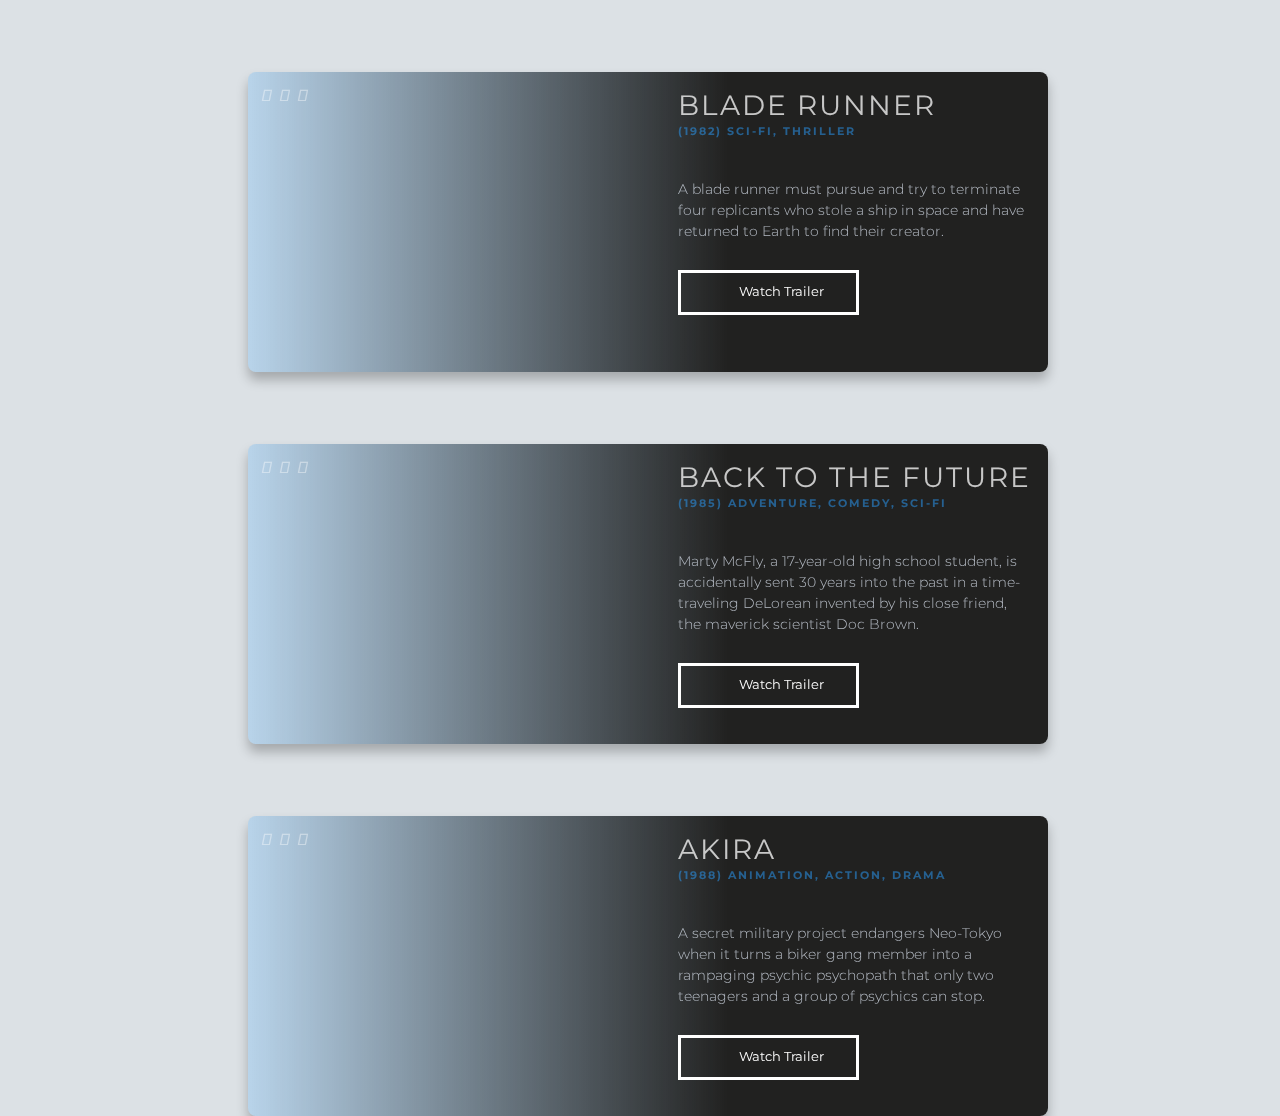
<file: card.html>
<!DOCTYPE html>
<html lang="en">
<head>
    <meta charset="UTF-8">
    <meta name="viewport" content="width=device-width, initial-scale=1.0">
    <title>Document</title>
    <link rel="stylesheet" href="card.css">
</head>
<body>
    <div id="movie-card-list">
        <div class="movie-card" data-movie="Blade Runner">
          <div class="movie-card__overlay"></div>
          <div class="movie-card__share">
            <button class="movie-card__icon"><i class="material-icons">&#xe87d</i></button>
            <button class="movie-card__icon"><i class="material-icons">&#xe253</i></button>
            <button class="movie-card__icon"><i class="material-icons">&#xe80d</i></button>
          </div>
          <div class="movie-card__content">
            <div class="movie-card__header">
              <h1 class="movie-card__title">Blade Runner</h1>
              <h4 class="movie-card__info">(1982) Sci-Fi, Thriller</h4>
            </div>
            <p class="movie-card__desc">A blade runner must pursue and try to terminate four replicants who stole a ship in space and have returned to Earth to find their creator.</p>
            <button class="btn btn-outline movie-card__button" type="button">Watch Trailer</button>
          </div>
        </div>
        <div class="movie-card" data-movie="Back to the Future">
          <div class="movie-card__overlay"></div>
          <div class="movie-card__share">
            <button class="movie-card__icon"><i class="material-icons">&#xe87d</i></button>
            <button class="movie-card__icon"><i class="material-icons">&#xe253</i></button>
            <button class="movie-card__icon"><i class="material-icons">&#xe80d</i></button>
          </div>
          <div class="movie-card__content">
            <div class="movie-card__header">
              <h1 class="movie-card__title">Back to the Future</h1>
              <h4 class="movie-card__info">(1985) Adventure, Comedy, Sci-Fi</h4>
            </div>
            <p class="movie-card__desc">Marty McFly, a 17-year-old high school student, is accidentally sent 30 years into the past in a time-traveling DeLorean invented by his close friend, the maverick scientist Doc Brown.</p>
            <button class="btn btn-outline movie-card__button" type="button">Watch Trailer</button>
          </div>
        </div>
        <div class="movie-card" data-movie="Akira">
          <div class="movie-card__overlay"></div>
          <div class="movie-card__share">
            <button class="movie-card__icon"><i class="material-icons">&#xe87d</i></button>
            <button class="movie-card__icon"><i class="material-icons">&#xe253</i></button>
            <button class="movie-card__icon"><i class="material-icons">&#xe80d</i></button>
          </div>
          <div class="movie-card__content">
            <div class="movie-card__header">
              <h1 class="movie-card__title">Akira</h1>
              <h4 class="movie-card__info">(1988) Animation, Action, Drama</h4>
            </div>
            <p class="movie-card__desc">A secret military project endangers Neo-Tokyo when it turns a biker gang member into a rampaging psychic psychopath that only two teenagers and a group of psychics can stop.</p>
            <button class="btn btn-outline movie-card__button" type="button">Watch Trailer</button>
          </div>
        </div>
      </div>
</body>
</html>
</file>
<file: card.css>
@import url("https://fonts.googleapis.com/css?family=Montserrat:300,400,700,800");
html {
  box-sizing: border-box;
}

*, *::before, *::after {
  box-sizing: inherit;
}

html, body {
  width: 100%;
  height: 100%;
}

body {
  background-color: #dce1e5;
  font-family: "Montserrat", helvetica, arial, sans-serif;
  font-size: 14px;
  color: #cfd6e1;
  line-height: 1.5;
  font-weight: 400;
  overflow-x: hidden;
}

* {
  -webkit-transition: .4s;
  transition: .4s;
}

a {
  text-decoration: none;
}

button {
  font-family: inherit;
  border: 0;
  cursor: pointer;
}
button:focus {
  outline: 0;
}

.movie-card {
  background-size: contain;
  background-repeat: no-repeat;
  width: 100%;
  max-width: 800px;
  height: 100%;
  min-height: 300px;
  display: block;
  margin: 8vh auto;
  border-radius: 8px;
  box-shadow: 0px 8px 12px 0px rgba(0, 0, 0, 0.25);
  position: relative;
}
@media screen and (max-width: 800px) {
  .movie-card {
    width: 95%;
    max-width: 95%;
  }
}
@media screen and (max-width: 600px) {
  .movie-card {
    background-position: 50% 0%;
    background-size: cover;
    height: 400px;
  }
}
.movie-card[data-movie="Blade Runner"] {
  background-image: url(http://digitalspyuk.cdnds.net/15/47/1600x800/landscape-1447754794-harrison-ford-blade-runner.jpg);
}
.movie-card[data-movie="Back to the Future"] {
  background-image: url("http://www.blastr.com/sites/blastr/files/back-to-the-future-part-ii-original.jpg");
}
.movie-card[data-movie="Akira"] {
  background-image: url("https://static1.squarespace.com/static/51b3dc8ee4b051b96ceb10de/t/58d86b3db3db2b57ce8f2986/1490578241899/?format=2500w");
}
.movie-card__overlay {
  width: 100%;
  height: 100%;
  border-radius: 8px;
  background: -webkit-gradient(linear, left top, right top, from(rgba(42, 159, 255, 0.2)), color-stop(60%, #212120), to(#212120));
  background: linear-gradient(to right, rgba(42, 159, 255, 0.2) 0%, #212120 60%, #212120 100%);
  background-blend-mode: multiply;
  position: absolute;
  top: 0;
  bottom: 0;
  right: 0;
  left: 0;
}
@media screen and (max-width: 600px) {
  .movie-card__overlay {
    background: -webkit-gradient(linear, left top, left bottom, from(rgba(42, 159, 255, 0.2)), color-stop(60%, #212120), to(#212120));
    background: linear-gradient(to bottom, rgba(42, 159, 255, 0.2) 0%, #212120 60%, #212120 100%);
  }
}
.movie-card__share {
  padding: 1em;
  display: inline-block;
  width: 100%;
  max-width: 130px;
}
@media screen and (max-width: 600px) {
  .movie-card__share {
    display: block;
    width: 100%;
  }
}
.movie-card__icon {
  color: #ffffff;
  mix-blend-mode: lighten;
  opacity: .4;
  background: none;
  padding: 0;
}
.movie-card__icon:hover {
  opacity: 1;
  mix-blend-mode: lighten;
}
.movie-card__icon:not(:first-of-type) {
  margin-left: 5px;
}
.movie-card__icon i {
  font-size: 1.2em;
}
.movie-card__content {
  width: 100%;
  max-width: 370px;
  display: -webkit-box;
  display: flex;
  -webkit-box-align: start;
          align-items: flex-start;
  -webkit-box-orient: vertical;
  -webkit-box-direction: normal;
          flex-direction: column;
  position: relative;
  float: right;
  padding-right: 1.2em;
  padding-bottom: 1em;
}
@media screen and (max-width: 1000px) {
  .movie-card__content {
    width: 50%;
  }
}
@media screen and (max-width: 600px) {
  .movie-card__content {
    margin-top: 4.2em;
    width: 100%;
    float: inherit;
    max-width: 100%;
    padding: 0 1em 1em;
  }
}
.movie-card__header {
  margin-bottom: 2em;
}
.movie-card__title {
  color: #ffffff;
  margin-bottom: .25em;
  opacity: .75;
}
.movie-card__info {
  text-transform: uppercase;
  letter-spacing: 2px;
  font-size: .8em;
  color: #2a9fff;
  line-height: 1;
  margin: 0;
  font-weight: 700;
  opacity: .5;
}
.movie-card__desc {
  font-weight: 300;
  opacity: .84;
  margin-bottom: 2em;
}

h1, h2, h3 {
  font-family: "Montserrat", helvetica, arial, sans-serif;
  text-transform: uppercase;
  letter-spacing: 2px;
  line-height: 1;
  font-weight: 400;
}

.btn {
  padding: .5rem 2rem;
  background-color: rgba(255, 255, 255, 0.4);
  color: white;
}

.btn-outline {
  background-color: transparent;
  border: 3px solid #ffffff;
}

.btn::before {
  font-family: 'Material Icons';
  content: '\e037';
  vertical-align: middle;
  font-size: 1.5em;
  padding-right: .5em;
}

.btn-outline:hover {
  border-color: #2a9fff;
  color: #2a9fff;
  box-shadow: 0px 1px 8px 0px rgba(245, 199, 0, 0.2);
}
</file>
